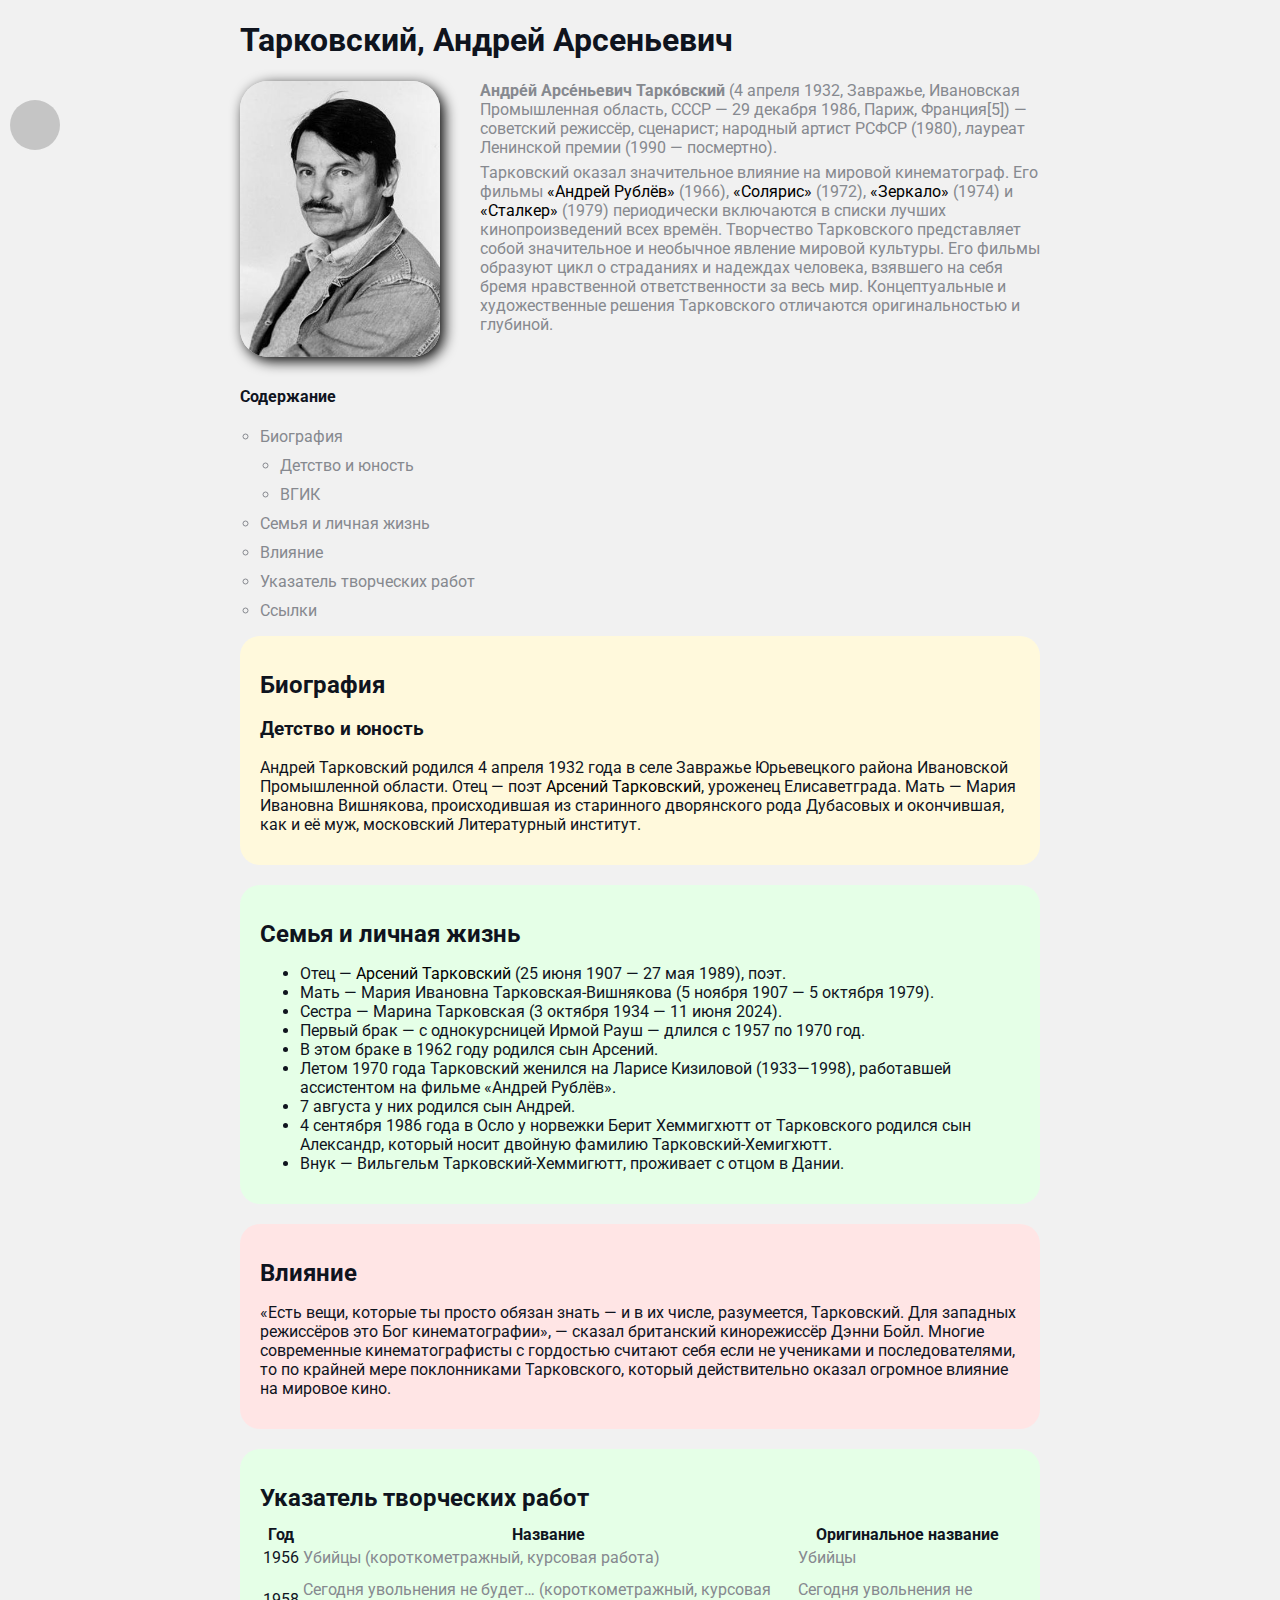
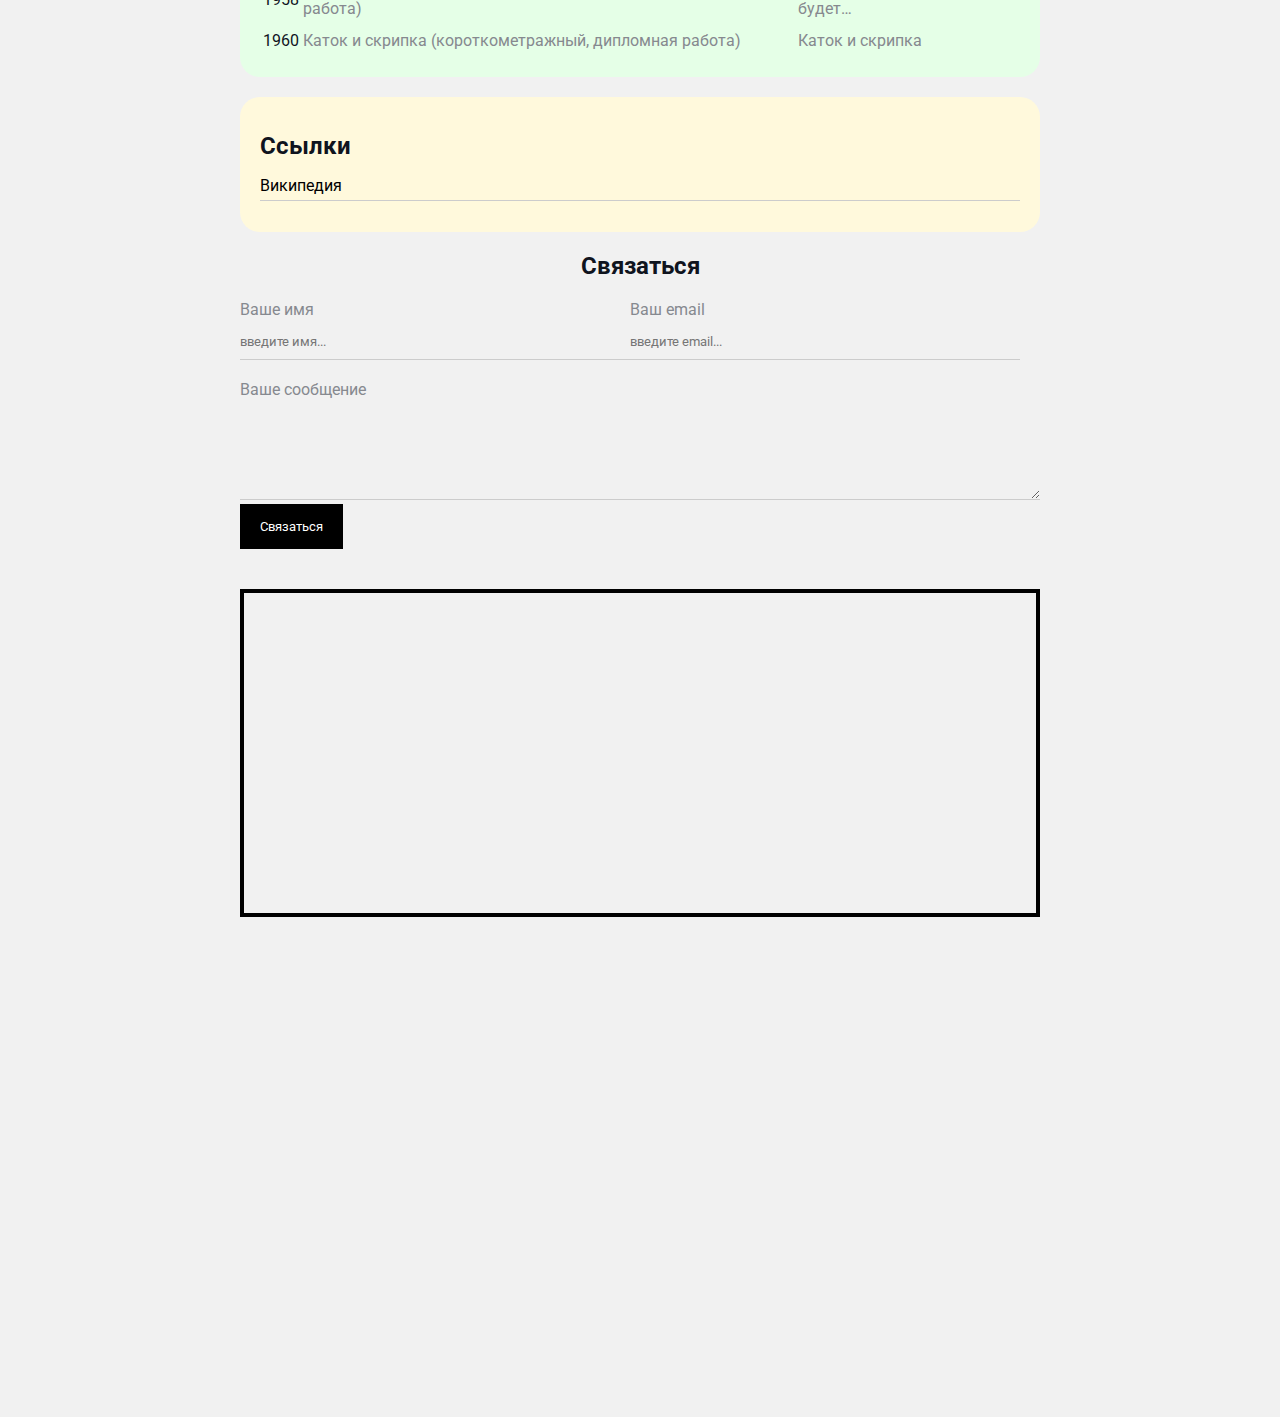
<file: index.html>
<!DOCTYPE html>
<html>
<head>
    <meta charset="UTF-8">
    <title>BiographiaT</title>
    <link href="styles.css" rel="stylesheet" />
</head>
<body>
        <div class="conteiner">
 <h1>Тарковский, Андрей Арсеньевич</h1>
        
 <div class="info">
    <img src="de6382696b07c45d1ca43224836a2f75.jpg" alt="портрет Андрея Тарковского" class="avatar">    
        <div class="info-text">
                <p><strong>Андре́й Арсе́ньевич Тарко́вский</strong> (4 апреля 1932, Завражье, Ивановская Промышленная область, СССР — 29 декабря 1986, Париж, Франция[5]) — советский режиссёр, сценарист; народный артист РСФСР (1980), лауреат Ленинской премии (1990 — посмертно).</p>
                <p>Тарковский оказал значительное влияние на мировой кинематограф. Его фильмы  <a href="https://ru.wikipedia.org/wiki/Андрей_Рублёв_(фильм)" target="_blank">«Андрей Рублёв»</a> (1966), <a href="https://ru.wikipedia.org/wiki/%D0%A1%D0%BE%D0%BB%D1%8F%D1%80%D0%B8%D1%81_(%D1%84%D0%B8%D0%BB%D1%8C%D0%BC,_1972)" target="_blank">«Солярис»</a> (1972), <a href="https://ru.wikipedia.org/wiki/%D0%97%D0%B5%D1%80%D0%BA%D0%B0%D0%BB%D0%BE_(%D1%84%D0%B8%D0%BB%D1%8C%D0%BC,_1974)" target="_blank">«Зеркало»</a> (1974) и <a href="https://ru.wikipedia.org/wiki/%D0%A1%D1%82%D0%B0%D0%BB%D0%BA%D0%B5%D1%80_(%D1%84%D0%B8%D0%BB%D1%8C%D0%BC)" target="_blank">«Сталкер»</a> (1979) периодически включаются в списки лучших кинопроизведений всех времён. Творчество Тарковского представляет собой значительное и необычное явление мировой культуры. Его фильмы образуют цикл о страданиях и надеждах человека, взявшего на себя бремя нравственной ответственности за весь мир. Концептуальные и художественные решения Тарковского отличаются оригинальностью и глубиной.
                </p>
        </div>
                    
   </div>                  
    
   <h4>Содержание</h4>
        <ul class="list">
            <li>Биография</li> 
            <ul class="list">
                <li>Детство и юность</li>
                <li>ВГИК</li>
            </ul>
           <li>Семья и личная жизнь</li>
           <li>Влияние</li>
            <li>Указатель творческих работ</li>
           <li>Ссылки</li>
        </ul>
       
              
        <div class="card bg-yellow">
            <h2>Биография</h2>  
            <h3>Детство и юность</h3>
            <p>Андрей Тарковский родился 4 апреля 1932 года в селе Завражье Юрьевецкого района Ивановской Промышленной области. Отец — поэт <a href="at.html" target="_blank"> Арсений Тарковский</a>, уроженец Елисаветграда. Мать — Мария Ивановна Вишнякова, происходившая из старинного дворянского рода Дубасовых и окончившая, как и её муж, московский Литературный институт. </p>
        </div>
        

    <div class="card bg-green">
    <h2>Семья и личная жизнь</h2>
            <p> <ul> <li>Отец — <a href="at.html" target="_blank"> Арсений Тарковский</a> (25 июня 1907 — 27 мая 1989), поэт.</li>
            <li>Мать — Мария Ивановна Тарковская-Вишнякова (5 ноября 1907 — 5 октября 1979).</li>
        <li>Сестра — Марина Тарковская (3 октября 1934 — 11 июня 2024).</li>
        <li>Первый брак — с однокурсницей Ирмой Рауш — длился с 1957 по 1970 год.</li>
        <li>В этом браке в 1962 году родился сын Арсений.</li>
        <li>Летом 1970 года Тарковский женился на Ларисе Кизиловой (1933—1998), работавшей ассистентом на фильме «Андрей Рублёв».</li>
        <li>7 августа у них родился сын Андрей.</li>
        <li>4 сентября 1986 года в Осло у норвежки Берит Хеммигхютт от Тарковского родился сын Александр, который носит двойную фамилию Тарковский-Хемигхютт.</li>
        <li>Внук — Вильгельм Тарковский-Хеммигютт, проживает с отцом в Дании.</li>
        </ul>
    </div>

    <div class="card bg-red">
            <h2>Влияние</h2>
            <p>«Есть вещи, которые ты просто обязан знать — и в их числе, разумеется, Тарковский. Для западных режиссёров это Бог кинематографии», — сказал британский кинорежиссёр Дэнни Бойл. Многие современные кинематографисты с гордостью считают себя если не учениками и последователями, то по крайней мере поклонниками Тарковского, который действительно оказал огромное влияние на мировое кино.</p>
        </div>

        <div class="card bg-green">
        <h2>Указатель творческих работ</h2>
        <table class="table">
            <tr>
                <th>Год</th>
                <th>Название</th>
                <th>Оригинальное название</th>
            </tr>
                <tr>
                    <td>1956</td>
                    <td>Убийцы (короткометражный, курсовая работа)</td>
                    <td>Убийцы</td>
                </tr>
            <tr> 
                <td>1958</td>
                <td>Сегодня увольнения не будет… (короткометражный, курсовая работа)</td>
                <td>Сегодня увольнения не будет…</td>
            </tr>
            <tr> 
                <td>1960</td>
                <td>Каток и скрипка (короткометражный, дипломная работа)</td>
                <td>Каток и скрипка</td></tr>
        </table>
    </div>

    <div class="card bg-yellow">
        <h2>Ссылки</h2> <ul class="linklist">
            <li><a href="https://ru.wikipedia.org/wiki/Тарковский,_Андрей_Арсеньевич" target="_blank">Википедия</a>
            </li></ul>
        </p>
    </div>

        <div class="contact">
            <h2>Связаться</h2>

            <form action="/">
 <div class="row">
            <div class="form-group">
                <label for="name">Ваше имя</label>
                <input type="text" id="name"
                placeholder="введите имя...">
            </div>

            <div class="form-group">
                <label for="email">Ваш email</label>
                <input type="email" id="email"
                placeholder="введите email...">
            </div>
</div>
        <div class="form-group">
            <label for="text">Ваше сообщение</label>
            <textarea rows="5" cols="50"></textarea>
           
        </div>

       <input class="btn" type="submit" value="Связаться">   
        </form>
    </div>

    <div class="box-model">
        <div></div>
        <div></div>
        <div></div>
        <div></div>
    </div>

    <div class="position">
    <div class="box"></div>
</div>

<div style="margin-bottom:500px;"></div>

</div>
</body>
</html>
</file>
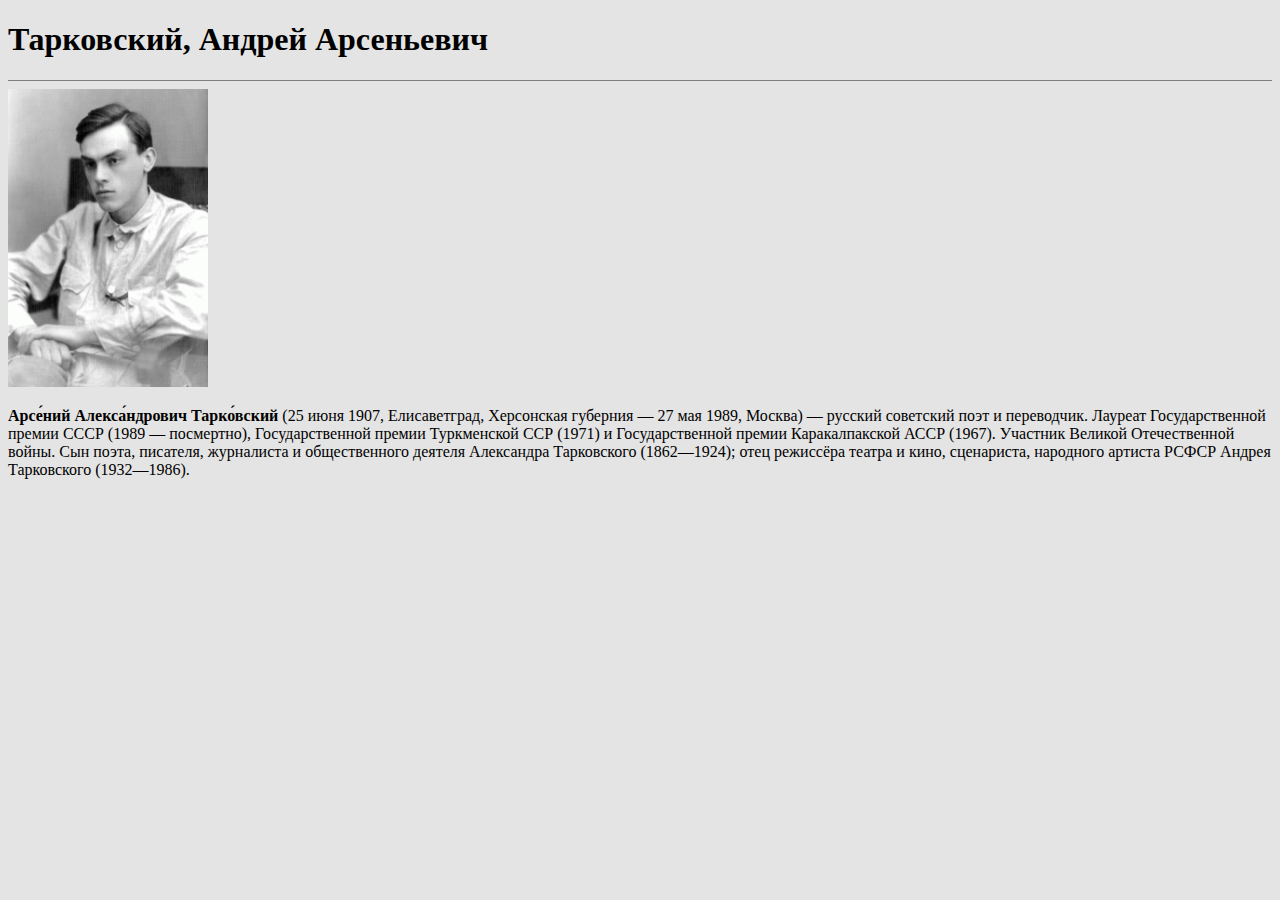
<file: at.html>
<!DOCTYPE html>
<html lang="en">
<head>
    <meta charset="UTF-8">
    <title>BiographyArseniyTarkovsky</title>
</head>
  <body style="background-color: rgb(228, 228, 228);">
        <h1>Тарковский, Андрей Арсеньевич</h1>
     <hr size="1" noshade /> 
     <img src="40599_320.png" width="200" alt="портрет Арсения Тарковского">
    <p><strong>Арсе́ний Алекса́ндрович Тарко́вский</strong> (25 июня 1907, Елисаветград, Херсонская губерния — 27 мая 1989, Москва) — русский советский поэт и переводчик. Лауреат Государственной премии СССР (1989 — посмертно), Государственной премии Туркменской ССР (1971) и Государственной премии Каракалпакской АССР (1967). Участник Великой Отечественной войны.

Сын поэта, писателя, журналиста и общественного деятеля Александра Тарковского (1862—1924); отец режиссёра театра и кино, сценариста, народного артиста РСФСР Андрея Тарковского (1932—1986).</p>
 
</body>
</html>
</file>
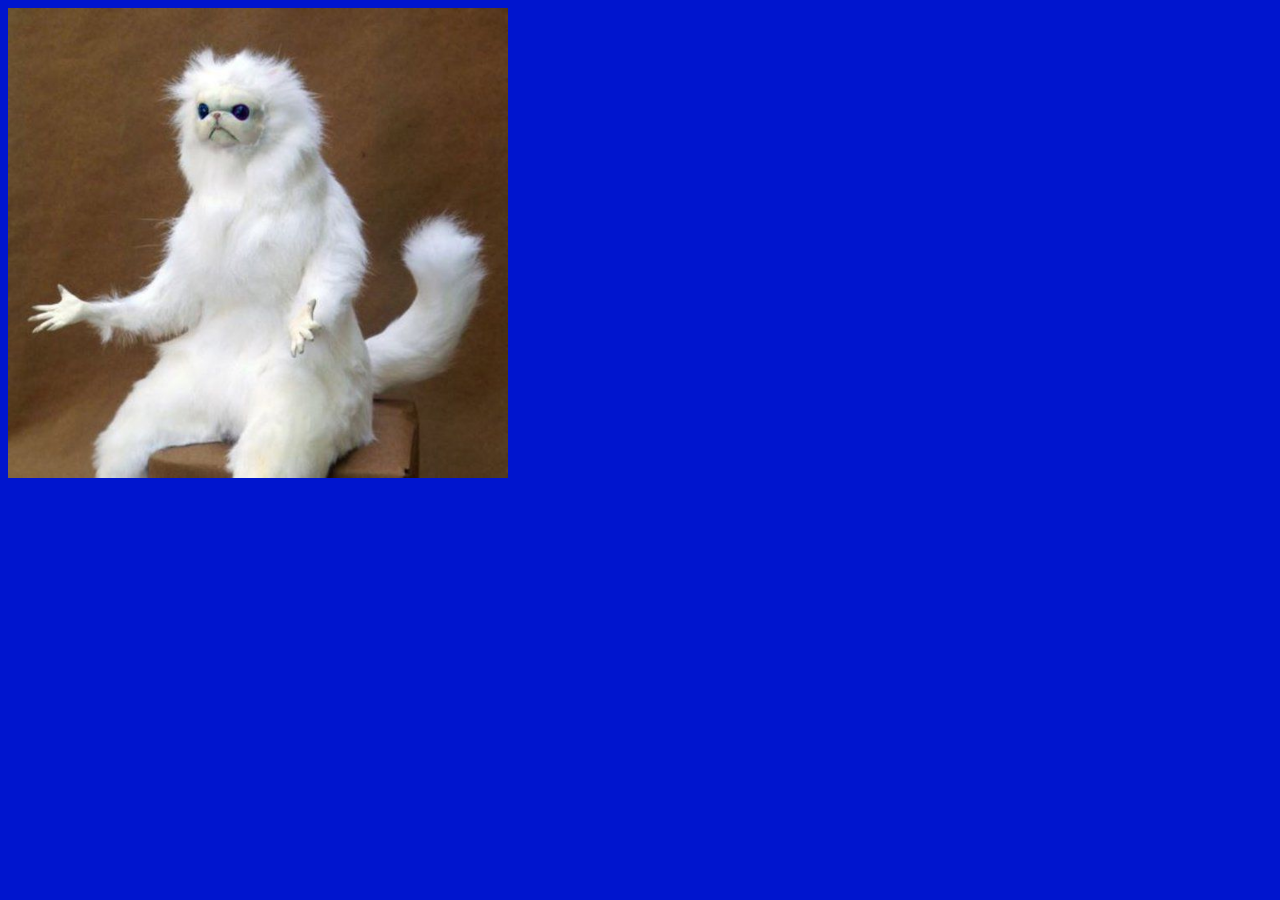
<file: bl.html>
<!DOCTYPE html>
<html lang="en">
<head>
    <meta charset="UTF-8">
    <meta name="viewport" content="width=device-width, initial-scale=1.0">
    <title>Document</title>
</head>
<body style="background-color: rgb(0, 21, 206);">
<img src="44.jpg" width="500" alt="ыы">
</body>
</html>
</file>
<file: styles.css>
@import url('https://fonts.googleapis.com/css2?family=Roboto:ital,wght@0,100..900;1,100..900&display=swap');

/* *{
    padding: 0;
    margin: 0;
} */
body {
    background-color: #f1f1f1;
    color: #0f141e;

    font-size: 16px;
    font-weight: normal;
    font-family:"Roboto", sans-serif;
}

a {
    color: black;
    text-decoration: none;
}
a:hover {
    text-decoration: underline;
}
a:active {
    color: blue
}
a:visited{
    color: gray;
}
.avatar {
    width: 200px;
    border-radius: 28px;
    box-shadow: 4px 4px 14px rgba(0, 0, 0, 25)

}

.info p{
    color: #86898f;
    margin: 0;
    font-style: none;
    font-weight: none;
    text-decoration: none;
   
    /* text-transform: uppercase;
    letter-spacing: 5px; 
    word-spacing: 42px;*/

}
.info {
     margin-bottom: 30px;
    display: flex;
}

@media (max-width: 700px) {
    .info {
        text-align: center;
        display: block;
    }
}

.info-text {
    margin-left: 40px;
}

.info-text p{
    margin-bottom: 6px;
}

/* Box Model */
.conteiner {
    max-width: 800px;
    margin:auto;
    padding-top: 30 px;
}


/* .contein {
background: beige; */
/* padding: 15px; */
/* padding: 15px 40px; */
/* padding: 15px 20px 25px 30px; */
/* padding-top: 15px;
padding-right: 15px;
padding-bottom: 15px;
padding-left: 15px;

border: 5px solid blue;
border-bottom-style: dotted;
border-top-width: 15px;
border-right-color: aqua;
margin: 5px;
} */

/* .box-model > div {
    float: left;
    background-color: black;
    height: 200px;
    border: 4px solid red;
    width: 25%;
    box-sizing: border-box;
    } */

    .bg-yellow {
        background-color: #fff9dc;
    }

    .bg-green {
        background-color: #e5ffe7;
    }

    .bg-red {
        background-color: #ffe5e5;
    }
    .card {
        padding: 15px 20px;
        margin-bottom: 20px;
        border-radius: 20px;
    }

    .card h2 {
    margin-bottom: 10px;
    }

    .list {
        padding: 0px 20px;
        list-style: circle;
    }

    .list li {
        color: #86898f;
        margin-bottom: 10px;
    }

.table {
    width: 100%;
}

.table td {
    padding-bottom: 10px;
}

.table td:nth-child(2), 
.table td:nth-child(3) {
    color: #86898f;
}

/* .table tr:nth-child(even) {
    background-color: rgb(228, 226, 226);
} */

.linklist {
    list-style: none;
    padding: 0;
}

.linklist li{
    margin-bottom: 10px;
    padding-bottom: 5px;
    border-bottom: 1px solid #ccc;
}

.contact h2 {
text-align: center;
}

.form-group label {
    display: block;
    font-size: 14;
    color: #86898f;
}

.form-group input, 
.form-group textarea {
    width: 100%;
    box-sizing: border-box;
    border: none;
    background: transparent;
    border-bottom: 1px solid#ccc;
    color: #000;
    padding: 15px 0 10px;
    outline: none;
    font-family: inherit;
}

.row{
    display: flex;
    margin-bottom: 20px;

}

.row > .form-group {
    width: 50%;
    margin-right: 20px;
}

.row > .form-group:first-child {
    margin-right: 0px;
}

.btn {
    color: #ffffff;
    padding: 15px 20px;
    background-color: #000;
    border: none;
    font-family: inherit;
    cursor: pointer;
}

.btn:hover {
    opacity: 0.9;
}

.position {
position: relative;
border: 4px solid black;
margin-top: 40px;
padding: 10px;
height: 300px;
}

.box {
    position: fixed;
    top: 100px;
    left: 10px;
    bottom: 50%; 
    border-radius: 50%;
    width: 50px;
    height: 50px;
    background:  #999999;
    opacity: 50%;
}
</file>
